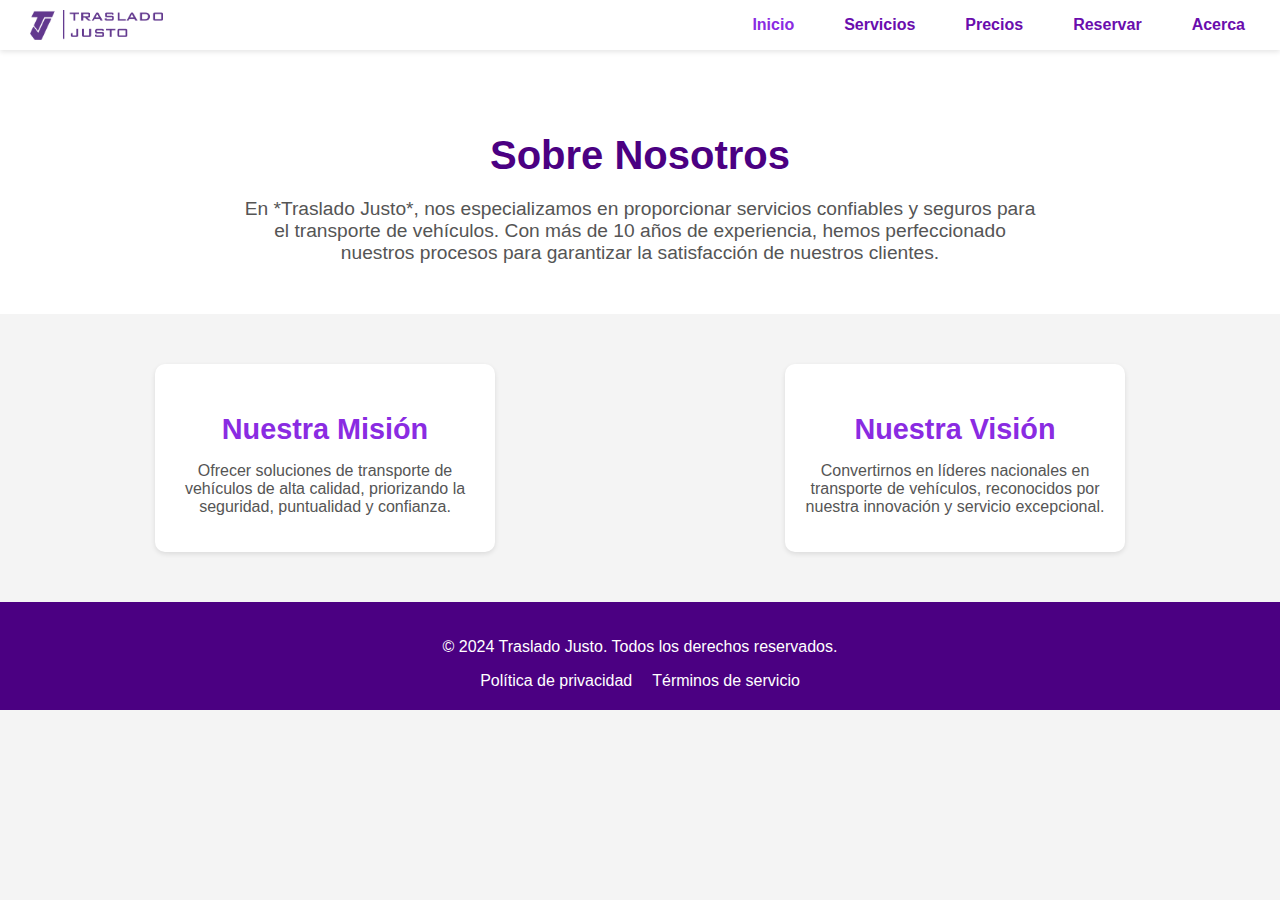
<file: acerca.html>
<!DOCTYPE html>
<html lang="es">
<head>
    <meta name="google-adsense-account" content="ca-pub-2938269480263869">
    <meta charset="UTF-8">
    <meta name="viewport" content="width=device-width, initial-scale=1.0">
        <link rel="icon" type="image/png" href="/favicon-96x96.png" sizes="96x96" />
<link rel="icon" type="image/svg+xml" href="estilos/img/favicon.svg" />
<link rel="shortcut icon" href="estilos/img/favicon.ico" />
<link rel="apple-touch-icon" sizes="180x180" href="estilos/img/apple-touch-icon.png" />
<meta name="apple-mobile-web-app-title" content="Traslado Justo" />
<link rel="manifest" href="estilos/img/site.webmanifest" />
    <title>Acerca de Nosotros - Traslado Justo</title>
    <link rel="stylesheet" href="estilos/acerca.css">
</head>
<body>
    <header>
        <div class="logo-container">
            <img src="estilos/img/logo.png" alt="Logo de Traslado Justo" class="logo">
        </div>
        <nav class="menu-container">
            <button class="menu-toggle" onclick="toggleMenu()">☰</button>
            <ul class="menu">
                <li><a href="inicio.html" class="active">Inicio</a></li>
                <li><a href="servicios.html">Servicios</a></li>
                <li><a href="precios.html">Precios</a></li>
                <li><a href="contacto.html">Reservar</a></li>
                <li><a href="acerca.html">Acerca</a></li>
            </ul>
        </nav>
    </header>
        
    
    
    <main>
        <section id="about">
            <h2>Sobre Nosotros</h2>
            <p>En *Traslado Justo*, nos especializamos en proporcionar servicios confiables y seguros para el transporte de vehículos. Con más de 10 años de experiencia, hemos perfeccionado nuestros procesos para garantizar la satisfacción de nuestros clientes.</p>
        </section>
        <section id="mission">
            <div class="mission-item">
                <h3>Nuestra Misión</h3>
                <p>Ofrecer soluciones de transporte de vehículos de alta calidad, priorizando la seguridad, puntualidad y confianza.</p>
            </div>
            <div class="mission-item">
                <h3>Nuestra Visión</h3>
                <p>Convertirnos en líderes nacionales en transporte de vehículos, reconocidos por nuestra innovación y servicio excepcional.</p>
            </div>
        </section>
    </main>
    <footer>
        <div class="container">
            <p>© 2024 Traslado Justo. Todos los derechos reservados.</p>
            <nav>
                <ul>
                    <li><a href="#">Política de privacidad</a></li>
                    <li><a href="#">Términos de servicio</a></li>
                </ul>
            </nav>
        </div>
    </footer>
</body>
<script>
    function toggleMenu() {
        const menu = document.querySelector('.menu');
        menu.classList.toggle('active');
    }
</script>
    <script type="text/javascript">
	atOptions = {
		'key' : '61617bfddeed4cd2f10faba9d3ffc4f1',
		'format' : 'iframe',
		'height' : 60,
		'width' : 468,
		'params' : {}
	};
</script>
<script type="text/javascript" src="//flyerrepentembrace.com/61617bfddeed4cd2f10faba9d3ffc4f1/invoke.js"></script>
<script async src="https://pagead2.googlesyndication.com/pagead/js/adsbygoogle.js?client=ca-pub-2938269480263869"
     crossorigin="anonymous"></script>
</body>
</html>
</file>
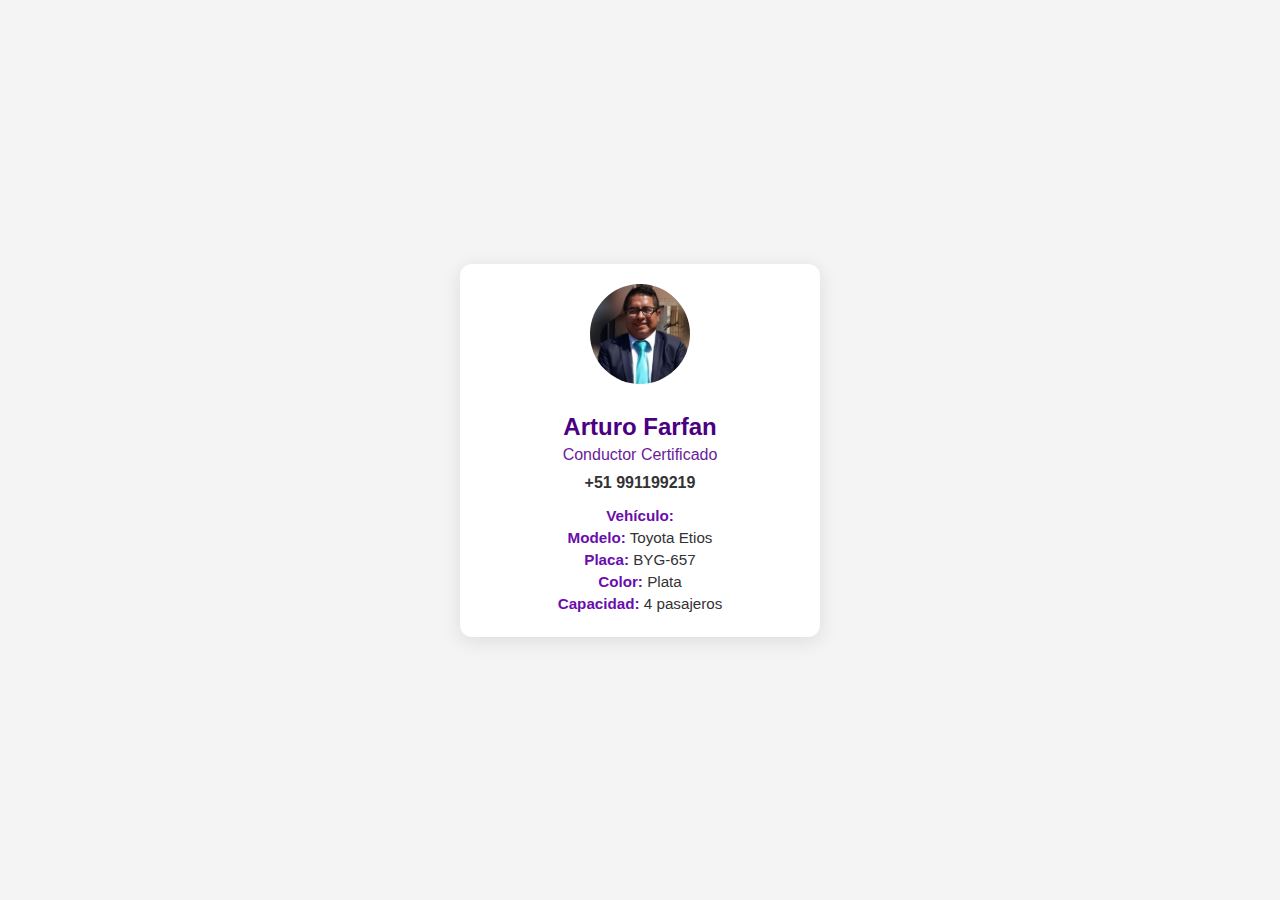
<file: arturo_farfan.html>
<!DOCTYPE html>
<html lang="es">
<head>
  <meta charset="UTF-8">
  <meta name="viewport" content="width=device-width, initial-scale=1.0">
  <title>Carlos Montoya – Tarjeta Móvil</title>
  <!-- Hoja de estilos original -->
  <link rel="stylesheet" href="estilos/admin-styles.css">
</head>
<body>
  <div class="card">
    <img src="estilos/img/arturo_farfan.jpg" alt="Arturo Farfan">
    <h1>Arturo Farfan</h1>
    <p class="role">Conductor Certificado</p>
    <p class="phone">+51 991199219</p>
    <div class="vehicle-details">
      <p><strong>Vehículo:</strong></p>
      <p><strong>Modelo:</strong> Toyota Etios</p>
      <p><strong>Placa:</strong> BYG-657</p>
      <p><strong>Color:</strong> Plata</p>
      <p><strong>Capacidad:</strong> 4 pasajeros</p>
    </div>
  </div>

  <script>
    // Redirige a WhatsApp tras 5 segundos usando enlace personalizado
    setTimeout(() => {
      window.location.href = 'https://wa.link/oqiphm';
    }, 5000);
  </script>
</body>
</html>
</file>
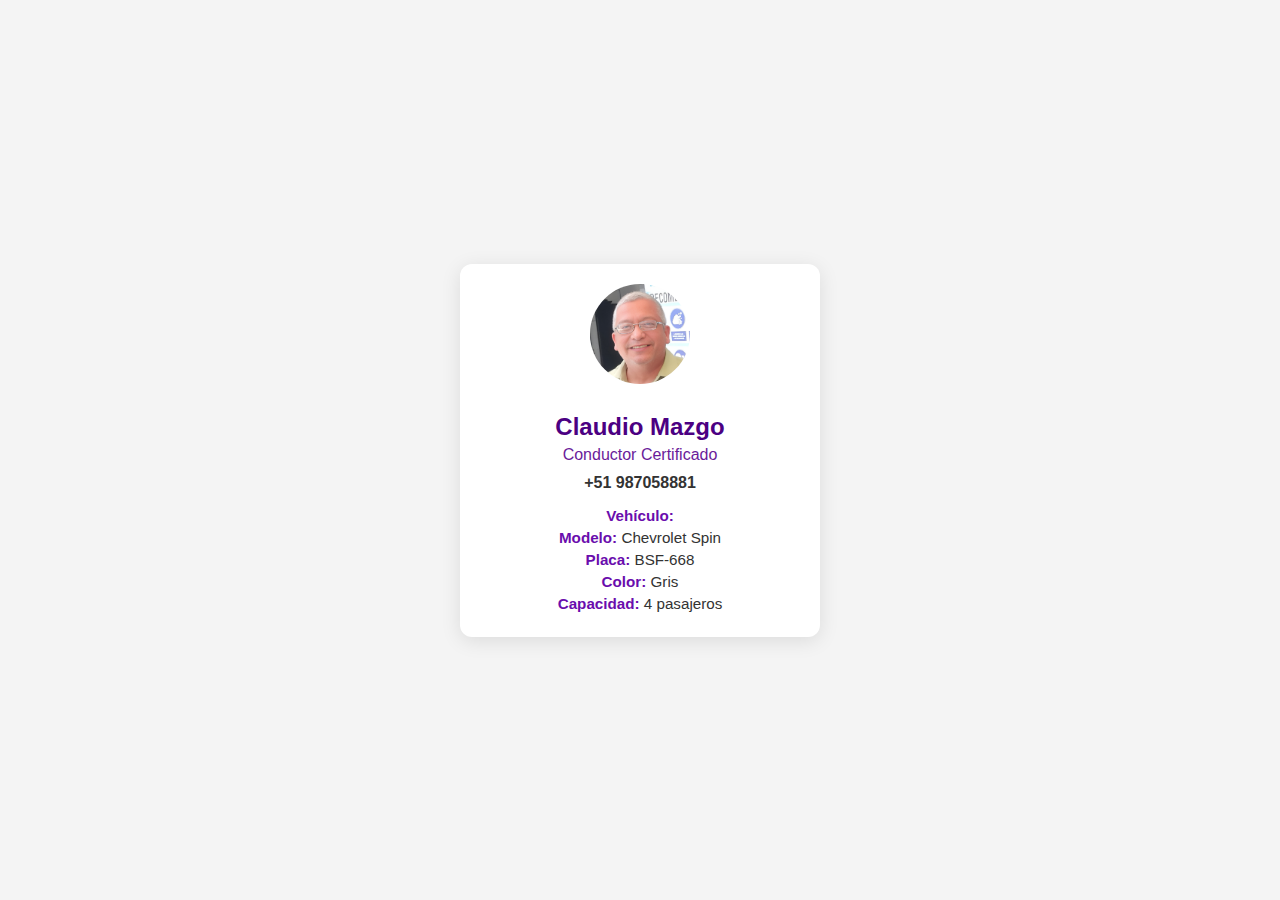
<file: claudio_mazgo.html>
<!DOCTYPE html>
<html lang="es">
<head>
  <meta charset="UTF-8">
  <meta name="viewport" content="width=device-width, initial-scale=1.0">
  <title>Claudio Mazgo – Tarjeta Móvil</title>
  <!-- Hoja de estilos original -->
  <link rel="stylesheet" href="estilos/admin-styles.css">
</head>
<body>
  <div class="card">
    <img src="estilos/img/carlos_montoya.jpg" alt="Claudio Mazgo">
    <h1>Claudio Mazgo</h1>
    <p class="role">Conductor Certificado</p>
    <p class="phone">+51 987058881</p>
    <div class="vehicle-details">
      <p><strong>Vehículo:</strong></p>
      <p><strong>Modelo:</strong> Chevrolet Spin</p>
      <p><strong>Placa:</strong> BSF-668</p>
      <p><strong>Color:</strong> Gris</p>
      <p><strong>Capacidad:</strong> 4 pasajeros</p>
    </div>
  </div>

  <script>
    // Redirige a WhatsApp tras 5 segundos usando enlace personalizado
    setTimeout(() => {
      window.location.href = 'https://wa.link/xg5xxo';
    }, 5000);
  </script>
</body>
</html>
</file>
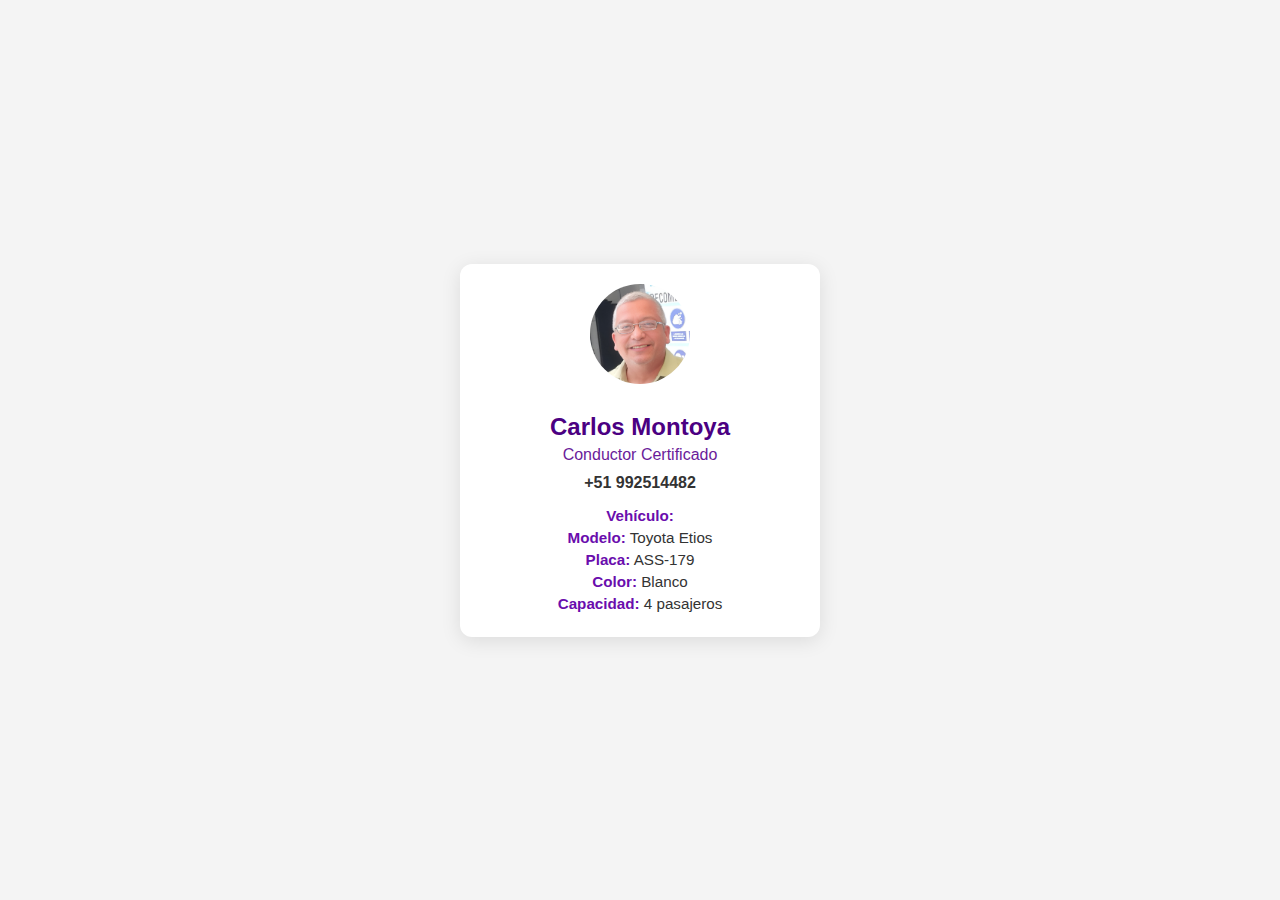
<file: cmontoya.html>
<!DOCTYPE html>
<html lang="es">
<head>
  <meta charset="UTF-8">
  <meta name="viewport" content="width=device-width, initial-scale=1.0">
  <title>Carlos Montoya – Tarjeta Móvil</title>
  <!-- Hoja de estilos original -->
  <link rel="stylesheet" href="estilos/admin-styles.css">
</head>
<body>
  <div class="card">
    <img src="estilos/img/carlos_montoya.jpg" alt="Carlos Montoya">
    <h1>Carlos Montoya</h1>
    <p class="role">Conductor Certificado</p>
    <p class="phone">+51 992514482</p>
    <div class="vehicle-details">
      <p><strong>Vehículo:</strong></p>
      <p><strong>Modelo:</strong> Toyota Etios</p>
      <p><strong>Placa:</strong> ASS-179</p>
      <p><strong>Color:</strong> Blanco</p>
      <p><strong>Capacidad:</strong> 4 pasajeros</p>
    </div>
  </div>

  <script>
    // Redirige a WhatsApp tras 5 segundos usando enlace personalizado
    setTimeout(() => {
      window.location.href = 'https://wa.link/of5ibm';
    }, 5000);
  </script>
</body>
</html>
</file>
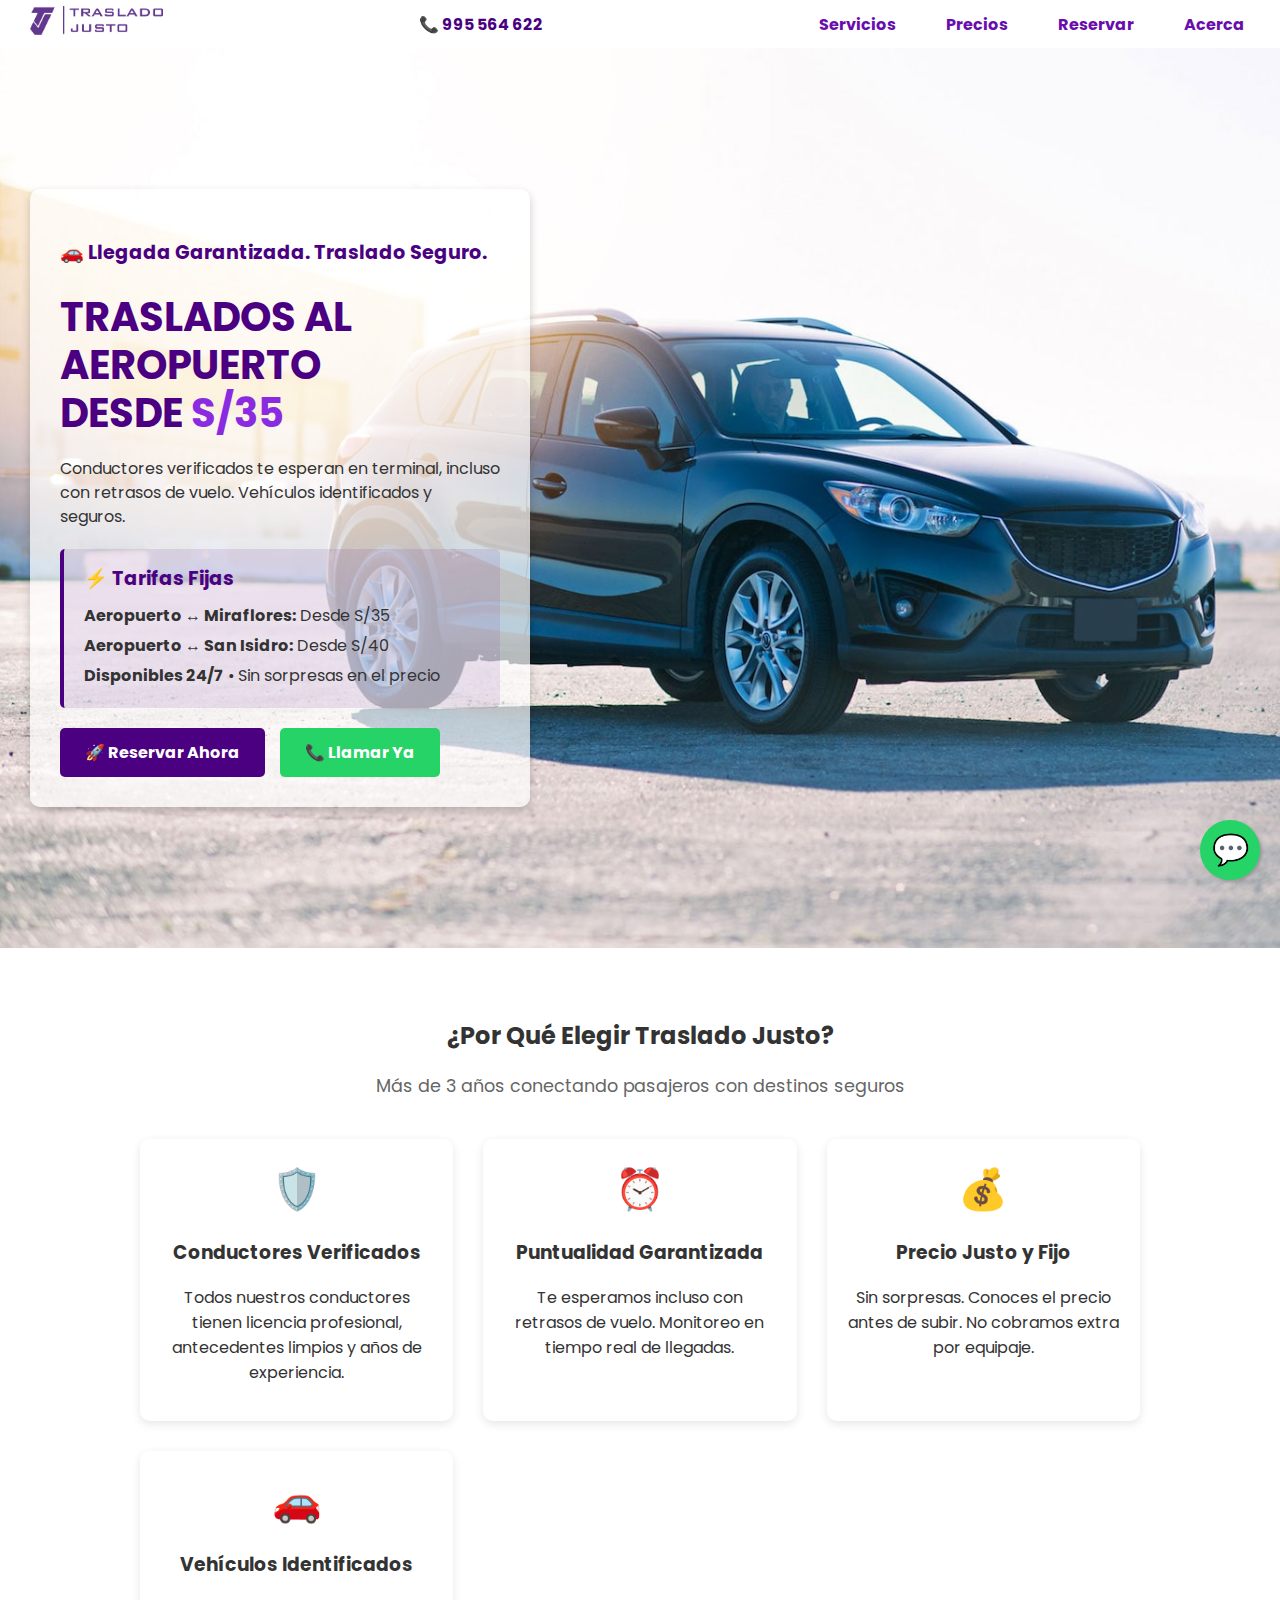
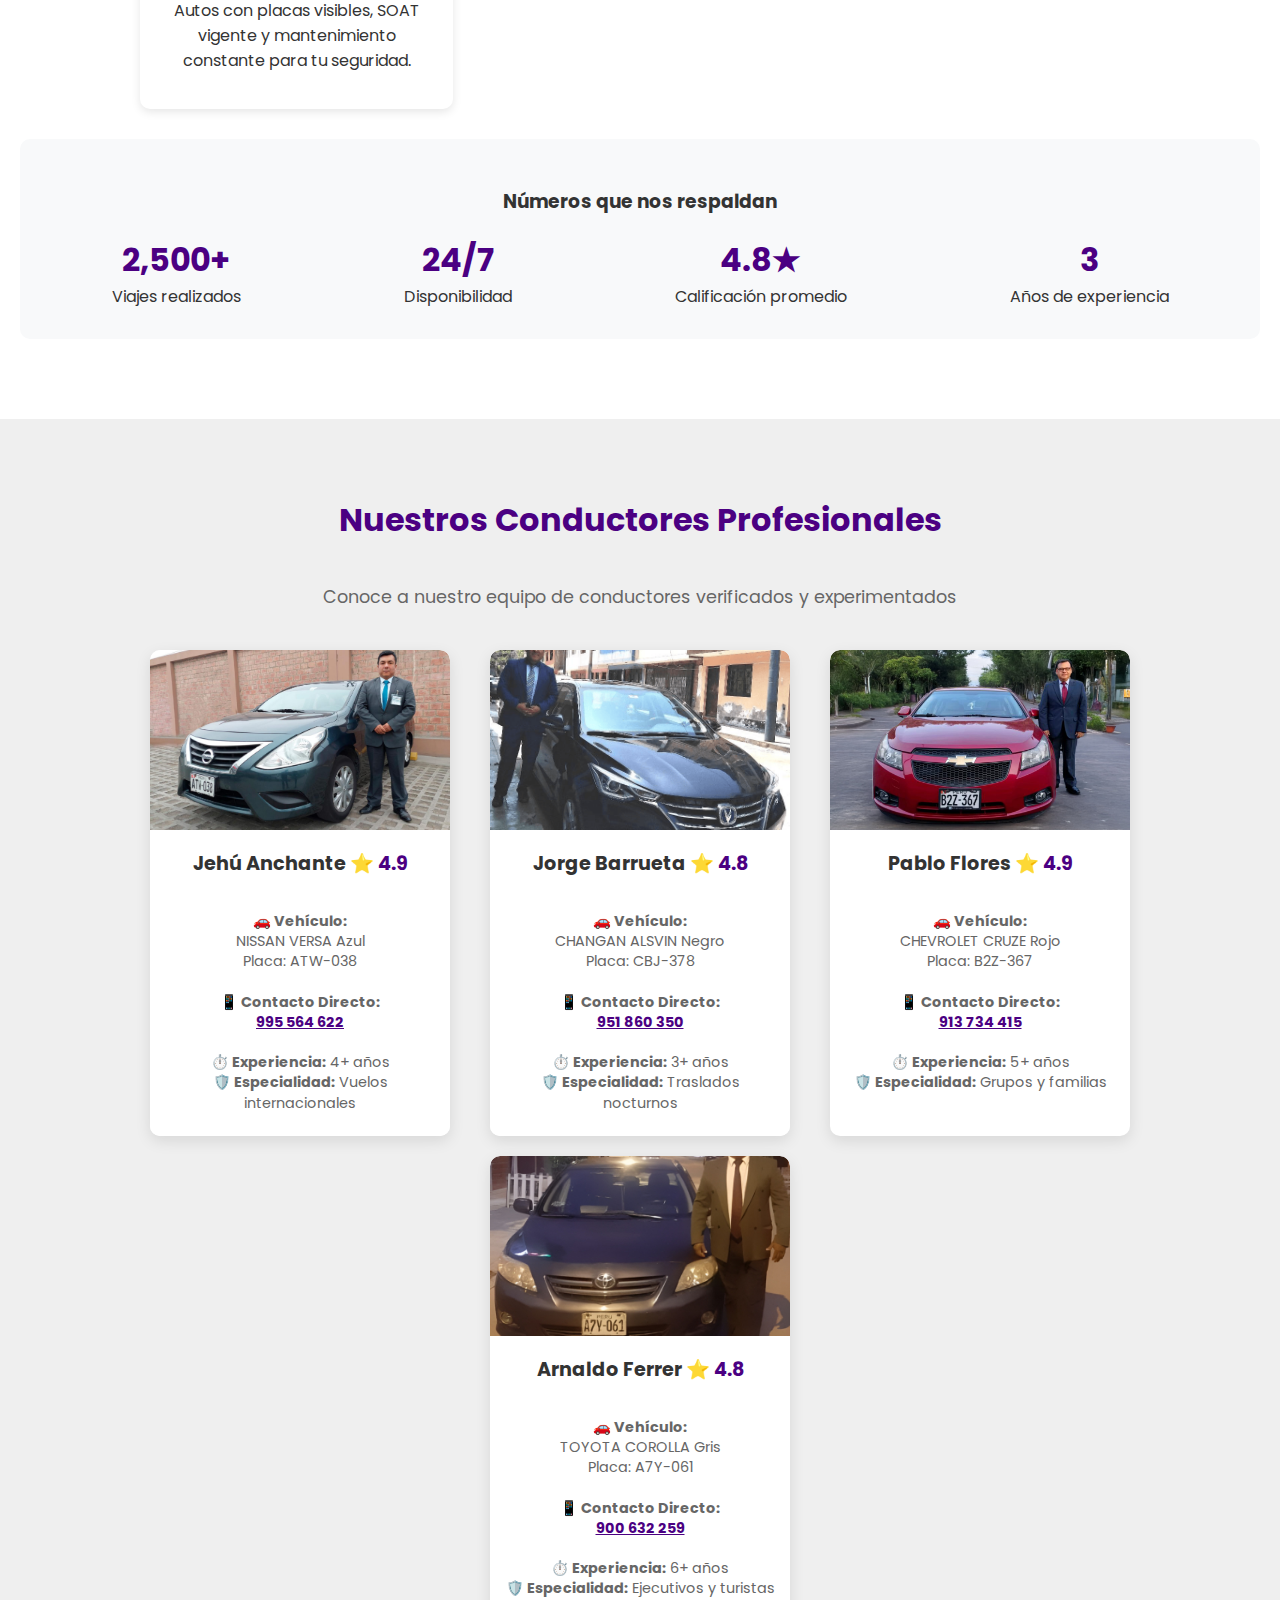
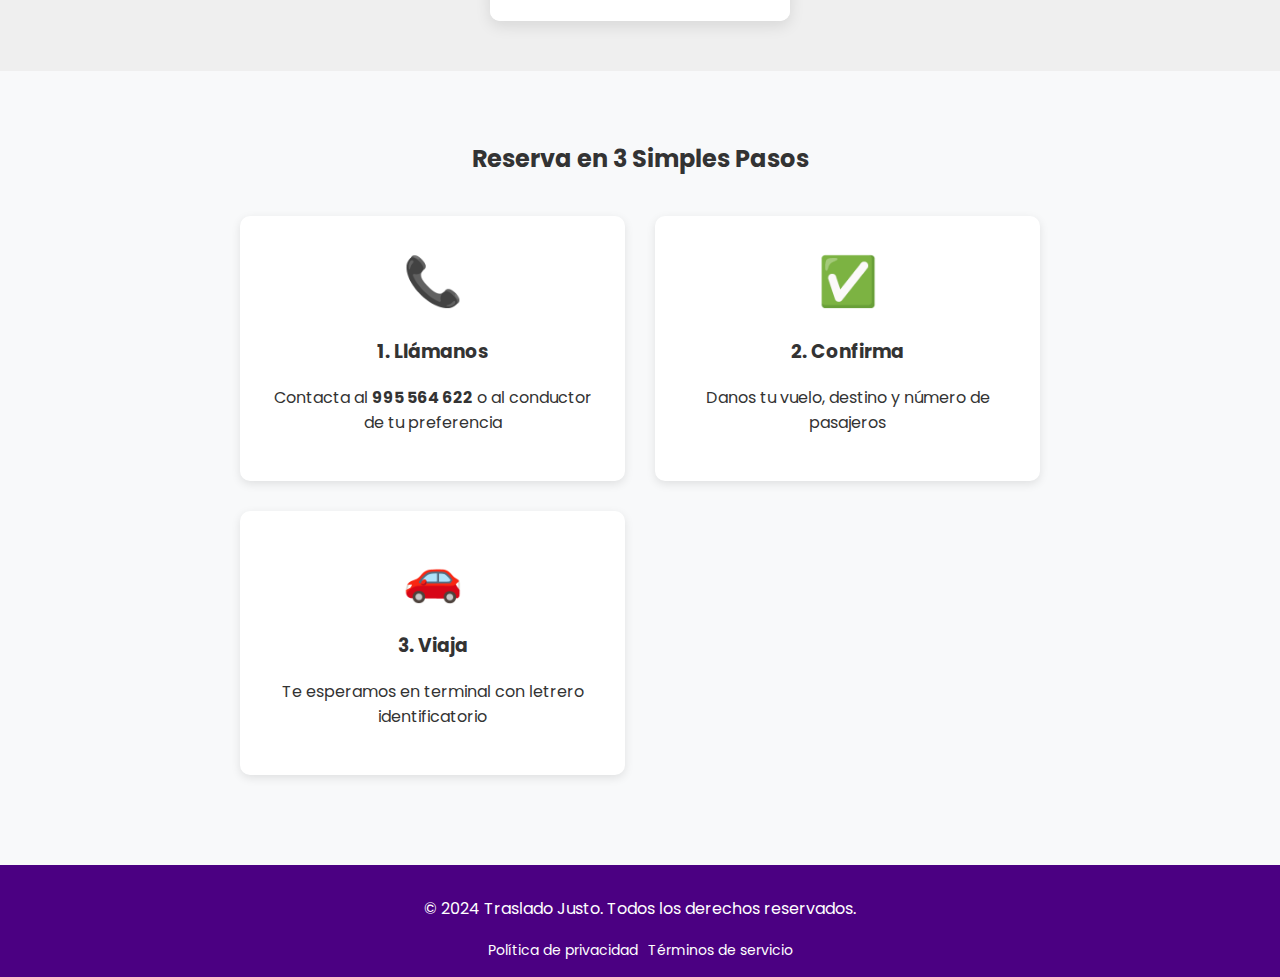
<file: inicio.html>
<!DOCTYPE html>
<html lang="es">
<head>
    <meta name="google-adsense-account" content="ca-pub-2938269480263869">
    <meta charset="UTF-8">
    <meta name="viewport" content="width=device-width, initial-scale=1.0">
    
    <!-- SEO Mejorado -->
    <meta name="description" content="Servicio de traslados seguros desde/hacia el aeropuerto en Lima. Conductores verificados, vehículos identificados, tarifas desde S/35. Disponibles 24/7.">
    <meta name="keywords" content="traslado aeropuerto lima, taxi aeropuerto, transporte aeropuerto lima, traslado seguro">
    <meta name="author" content="Traslado Justo">
    
    <!-- Open Graph -->
    <meta property="og:title" content="Traslado Justo - Traslados Seguros al Aeropuerto">
    <meta property="og:description" content="Conductores verificados te esperan en terminal, aún con retrasos de vuelo. Tarifa desde S/35.">
    <meta property="og:type" content="website">
    <meta property="og:url" content="https://trasladojusto.com">
    
    <link rel="icon" type="image/png" href="/favicon-96x96.png" sizes="96x96" />
    <link rel="icon" type="image/svg+xml" href="estilos/img/favicon.svg" />
    <link rel="shortcut icon" href="estilos/img/favicon.ico" />
    <link rel="apple-touch-icon" sizes="180x180" href="estilos/img/apple-touch-icon.png" />
    <meta name="apple-mobile-web-app-title" content="Traslado Justo" />
    <link rel="manifest" href="estilos/img/site.webmanifest" />
    
    <title>Traslado Justo - Traslados Seguros al Aeropuerto desde S/35</title>
    
    <!-- Google Fonts -->
    <link rel="preconnect" href="https://fonts.googleapis.com">
    <link rel="preconnect" href="https://fonts.gstatic.com" crossorigin>
    <link href="https://fonts.googleapis.com/css2?family=Poppins:wght@300;400;600;700&display=swap" rel="stylesheet">
    
    <link rel="stylesheet" href="estilos/inicio.css">
    <style>
        .admin-link {
            text-decoration: none;
            color: inherit;
            display: block;
            transition: transform 0.3s ease;
        }

        .admin-link:hover {
            transform: scale(1.02);
            z-index: 1;
        }

        /* WhatsApp flotante */
        .whatsapp-float {
            position: fixed;
            width: 60px;
            height: 60px;
            bottom: 20px;
            right: 20px;
            background-color: #25d366;
            color: #FFF;
            border-radius: 50px;
            text-align: center;
            font-size: 30px;
            box-shadow: 2px 2px 3px #999;
            z-index: 100;
            text-decoration: none;
            display: flex;
            align-items: center;
            justify-content: center;
            transition: all 0.3s ease;
        }
        
        .whatsapp-float:hover {
            transform: scale(1.1);
            background-color: #128c7e;
        }

        /* Teléfono en header */
        .header-contact {
            display: flex;
            align-items: center;
            gap: 20px;
            margin-right: 20px;
        }

        .phone-main {
            color: #4B0082;
            font-weight: bold;
            text-decoration: none;
            font-size: 16px;
            transition: color 0.3s ease;
        }

        .phone-main:hover {
            color: #6a0dad;
        }

        /* Preview de precios */
        .price-preview {
            background: rgba(75, 0, 130, 0.1);
            border-left: 4px solid #4B0082;
            padding: 15px 20px;
            margin: 20px 0;
            border-radius: 5px;
        }

        .price-preview h3 {
            margin: 0 0 10px 0;
            color: #4B0082;
            font-size: 1.2em;
        }

        .price-preview p {
            margin: 5px 0;
            color: #333;
        }

        /* Sección Por qué elegirnos */
        .why-choose {
            background: #fff;
            padding: 50px 20px;
            text-align: center;
        }

        .benefits-grid {
            display: grid;
            grid-template-columns: repeat(auto-fit, minmax(250px, 1fr));
            gap: 30px;
            max-width: 1000px;
            margin: 40px auto 0;
        }

        .benefit-item {
            padding: 20px;
            border-radius: 10px;
            box-shadow: 0 3px 10px rgba(0,0,0,0.1);
            transition: transform 0.3s ease;
        }

        .benefit-item:hover {
            transform: translateY(-5px);
        }

        .benefit-icon {
            font-size: 2.5em;
            margin-bottom: 15px;
        }

        .trust-indicators {
            background: #f8f9fa;
            padding: 30px 20px;
            text-align: center;
            border-radius: 10px;
            margin: 30px 0;
        }

        .trust-stats {
            display: flex;
            justify-content: space-around;
            flex-wrap: wrap;
            gap: 20px;
            margin-top: 20px;
        }

        .stat-item {
            text-align: center;
        }

        .stat-number {
            display: block;
            font-size: 2em;
            font-weight: bold;
            color: #4B0082;
        }

        @media (max-width: 768px) {
            .header-contact {
                display: none;
            }
            
            .phone-main {
                display: none;
            }
        }
    </style>
</head>
<body>
    <header>
        <div class="logo-container">
            <a href="index.html" class="logo-link">
                <img src="estilos/img/logo.png" alt="Logo de Traslado Justo" class="logo">
            </a>
        </div>
        
        <div class="header-contact">
            <a href="tel:+51995564622" class="phone-main">📞 995 564 622</a>
        </div>
        
        <nav>
            <button class="menu-toggle" aria-label="Menú móvil" onclick="toggleMenu()">☰</button>
            <ul class="menu">
                <li><a href="servicios.html">Servicios</a></li>
                <li><a href="precios.html">Precios</a></li>
                <li><a href="contacto.html">Reservar</a></li>
                <li><a href="acerca.html">Acerca</a></li>
            </ul>
            <div class="overlay" onclick="toggleMenu()"></div>
        </nav>
    </header>

    <main>
        <!-- Hero Section Optimizado -->
        <div class="hero">
            <div class="hero-content">
                <p class="highlight">🚗 Llegada Garantizada. Traslado Seguro.</p>
                <h1 class="hero-title">TRASLADOS AL AEROPUERTO<br>DESDE <span style="color: #8A2BE2;">S/35</span></h1>
                <p class="hero-subtitle">Conductores verificados te esperan en terminal, incluso con retrasos de vuelo. Vehículos identificados y seguros.</p>
                
                <div class="price-preview">
                    <h3>⚡ Tarifas Fijas</h3>
                    <p><strong>Aeropuerto ↔ Miraflores:</strong> Desde S/35</p>
                    <p><strong>Aeropuerto ↔ San Isidro:</strong> Desde S/40</p>
                    <p><strong>Disponibles 24/7</strong> • Sin sorpresas en el precio</p>
                </div>
                
                <div style="display: flex; gap: 15px; flex-wrap: wrap;">
                    <a href="contacto.html" class="cta-button">🚀 Reservar Ahora</a>
                    <a href="tel:+51995564622" class="cta-button" style="background-color: #25d366;">📞 Llamar Ya</a>
                </div>
            </div>
        </div>

        <!-- Nueva Sección: Por qué elegirnos -->
        <section class="why-choose">
            <h2>¿Por Qué Elegir Traslado Justo?</h2>
            <p style="font-size: 1.1em; color: #666; max-width: 600px; margin: 0 auto 40px;">
                Más de 3 años conectando pasajeros con destinos seguros
            </p>
            
            <div class="benefits-grid">
                <div class="benefit-item">
                    <div class="benefit-icon">🛡️</div>
                    <h3>Conductores Verificados</h3>
                    <p>Todos nuestros conductores tienen licencia profesional, antecedentes limpios y años de experiencia.</p>
                </div>
                
                <div class="benefit-item">
                    <div class="benefit-icon">⏰</div>
                    <h3>Puntualidad Garantizada</h3>
                    <p>Te esperamos incluso con retrasos de vuelo. Monitoreo en tiempo real de llegadas.</p>
                </div>
                
                <div class="benefit-item">
                    <div class="benefit-icon">💰</div>
                    <h3>Precio Justo y Fijo</h3>
                    <p>Sin sorpresas. Conoces el precio antes de subir. No cobramos extra por equipaje.</p>
                </div>
                
                <div class="benefit-item">
                    <div class="benefit-icon">🚗</div>
                    <h3>Vehículos Identificados</h3>
                    <p>Autos con placas visibles, SOAT vigente y mantenimiento constante para tu seguridad.</p>
                </div>
            </div>
            
            <div class="trust-indicators">
                <h3>Números que nos respaldan</h3>
                <div class="trust-stats">
                    <div class="stat-item">
                        <span class="stat-number">2,500+</span>
                        <span>Viajes realizados</span>
                    </div>
                    <div class="stat-item">
                        <span class="stat-number">24/7</span>
                        <span>Disponibilidad</span>
                    </div>
                    <div class="stat-item">
                        <span class="stat-number">4.8★</span>
                        <span>Calificación promedio</span>
                    </div>
                    <div class="stat-item">
                        <span class="stat-number">3</span>
                        <span>Años de experiencia</span>
                    </div>
                </div>
            </div>
        </section>

        <!-- Sección de Administradores Mejorada -->
        <section id="features">
            <h2>Nuestros Conductores Profesionales</h2>
            <p style="font-size: 1.1em; color: #666; margin-bottom: 40px;">
                Conoce a nuestro equipo de conductores verificados y experimentados
            </p>
            
            <div class="features-container">
                <a href="jehu_anchante.html" class="admin-link">
                    <div class="feature">
                        <div class="admin-portrait">
                            <img src="estilos/img/creador.jpeg" alt="Conductor Jehú Anchante - Traslado Justo" loading="lazy">
                        </div>
                        <h3>Jehú Anchante <span style="color: #4B0082;">⭐ 4.9</span></h3>
                        <div class="admin-details">
                            <p><strong>🚗 Vehículo:</strong><br>
                            NISSAN VERSA Azul<br>
                            Placa: ATW-038<br><br>
                            <strong>📱 Contacto Directo:</strong><br>
                            <a href="tel:+51995564622" style="color: #4B0082; font-weight: bold;">995 564 622</a><br><br>
                            <strong>⏱️ Experiencia:</strong> 4+ años<br>
                            <strong>🛡️ Especialidad:</strong> Vuelos internacionales</p>
                        </div>
                    </div>
                </a>

                <a href="jorge_barrueta.html" class="admin-link">
                    <div class="feature">
                        <div class="admin-portrait">
                            <img src="estilos/img/file.png" alt="Conductor Jorge Barrueta - Traslado Justo" loading="lazy">
                        </div>
                        <h3>Jorge Barrueta <span style="color: #4B0082;">⭐ 4.8</span></h3>
                        <div class="admin-details">
                            <p><strong>🚗 Vehículo:</strong><br>
                            CHANGAN ALSVIN Negro<br>
                            Placa: CBJ-378<br><br>
                            <strong>📱 Contacto Directo:</strong><br>
                            <a href="tel:+51951860350" style="color: #4B0082; font-weight: bold;">951 860 350</a><br><br>
                            <strong>⏱️ Experiencia:</strong> 3+ años<br>
                            <strong>🛡️ Especialidad:</strong> Traslados nocturnos</p>
                        </div>
                    </div>
                </a>

                <a href="pablo_flores.html" class="admin-link">
                    <div class="feature">
                        <div class="admin-portrait">
                            <img src="estilos/img/Administrador2.png" alt="Conductor Pablo Flores - Traslado Justo" loading="lazy">
                        </div>
                        <h3>Pablo Flores <span style="color: #4B0082;">⭐ 4.9</span></h3>
                        <div class="admin-details">
                            <p><strong>🚗 Vehículo:</strong><br>
                            CHEVROLET CRUZE Rojo<br>
                            Placa: B2Z-367<br><br>
                            <strong>📱 Contacto Directo:</strong><br>
                            <a href="tel:+51913734415" style="color: #4B0082; font-weight: bold;">913 734 415</a><br><br>
                            <strong>⏱️ Experiencia:</strong> 5+ años<br>
                            <strong>🛡️ Especialidad:</strong> Grupos y familias</p>
                        </div>
                    </div>
                </a>

                <a href="arnaldo.html" class="admin-link">
                    <div class="feature">
                        <div class="admin-portrait">
                            <img src="estilos/img/Arnaldo.jpg" alt="Conductor Arnaldo Ferrer - Traslado Justo" loading="lazy">
                        </div>
                        <h3>Arnaldo Ferrer <span style="color: #4B0082;">⭐ 4.8</span></h3>
                        <div class="admin-details">
                            <p><strong>🚗 Vehículo:</strong><br>
                            TOYOTA COROLLA Gris<br>
                            Placa: A7Y-061<br><br>
                            <strong>📱 Contacto Directo:</strong><br>
                            <a href="tel:+51900632259" style="color: #4B0082; font-weight: bold;">900 632 259</a><br><br>
                            <strong>⏱️ Experiencia:</strong> 6+ años<br>
                            <strong>🛡️ Especialidad:</strong> Ejecutivos y turistas</p>
                        </div>
                    </div>
                </a>
            </div>
        </section>

        <!-- Nueva Sección: Cómo Reservar -->
        <section style="background: #f8f9fa; padding: 50px 20px; text-align: center;">
            <h2>Reserva en 3 Simples Pasos</h2>
            <div style="display: grid; grid-template-columns: repeat(auto-fit, minmax(250px, 1fr)); gap: 30px; max-width: 800px; margin: 40px auto;">
                <div style="background: white; padding: 30px; border-radius: 10px; box-shadow: 0 3px 10px rgba(0,0,0,0.1);">
                    <div style="font-size: 3em; margin-bottom: 15px;">📞</div>
                    <h3>1. Llámanos</h3>
                    <p>Contacta al <strong>995 564 622</strong> o al conductor de tu preferencia</p>
                </div>
                <div style="background: white; padding: 30px; border-radius: 10px; box-shadow: 0 3px 10px rgba(0,0,0,0.1);">
                    <div style="font-size: 3em; margin-bottom: 15px;">✅</div>
                    <h3>2. Confirma</h3>
                    <p>Danos tu vuelo, destino y número de pasajeros</p>
                </div>
                <div style="background: white; padding: 30px; border-radius: 10px; box-shadow: 0 3px 10px rgba(0,0,0,0.1);">
                    <div style="font-size: 3em; margin-bottom: 15px;">🚗</div>
                    <h3>3. Viaja</h3>
                    <p>Te esperamos en terminal con letrero identificatorio</p>
                </div>
            </div>
        </section>
    </main>

    <!-- WhatsApp Flotante -->
    <a href="https://wa.me/51995564622?text=Hola,%20necesito%20un%20traslado%20al%20aeropuerto" class="whatsapp-float" target="_blank" rel="noopener" aria-label="Contactar por WhatsApp">
        💬
    </a>

    <footer>
        <div class="container">
            <p>© 2024 Traslado Justo. Todos los derechos reservados.</p>
            <nav>
                <ul>
                    <li><a href="Politicas y Terminos.html">Política de privacidad</a></li>
                    <li><a href="Politicas y Terminos.html">Términos de servicio</a></li>
                </ul>
            </nav>
        </div>
    </footer>

    <script>
        function toggleMenu() {
            const menu = document.querySelector('.menu');
            const overlay = document.querySelector('.overlay');
            menu.classList.toggle('active');
            overlay.classList.toggle('active');
            document.body.style.overflow = menu.classList.contains('active') ? 'hidden' : 'auto';
        }

        document.addEventListener('click', (e) => {
            const menu = document.querySelector('.menu');
            const menuToggle = document.querySelector('.menu-toggle');
            const overlay = document.querySelector('.overlay');

            const clickEnMenu = menu.contains(e.target);
            const clickEnBoton = menuToggle.contains(e.target);
            const clickEnOverlay = overlay.contains(e.target);

            if (!clickEnMenu && !clickEnBoton && menu.classList.contains('active')) {
                toggleMenu();
            }

            if (clickEnOverlay && overlay.classList.contains('active')) {
                toggleMenu();
            }
        });

        document.querySelectorAll('.menu a').forEach(link => {
            link.addEventListener('click', () => {
                if (window.innerWidth <= 768) toggleMenu();
            });
        });

        window.addEventListener('DOMContentLoaded', () => {
            const header = document.querySelector('header');
            const menu = document.querySelector('.menu');
            if (header && menu) {
                menu.style.top = `${header.offsetHeight}px`;
            }
        });

        // Analytics mejorado para teléfonos
        document.querySelectorAll('a[href^="tel:"]').forEach(link => {
            link.addEventListener('click', function() {
                if (typeof gtag !== 'undefined') {
                    gtag('event', 'phone_call', {
                        'phone_number': this.href.replace('tel:', ''),
                        'driver_name': this.closest('.feature') ? this.closest('.feature').querySelector('h3').textContent : 'main'
                    });
                }
            });
        });
    </script>
</body>
</html>
</file>
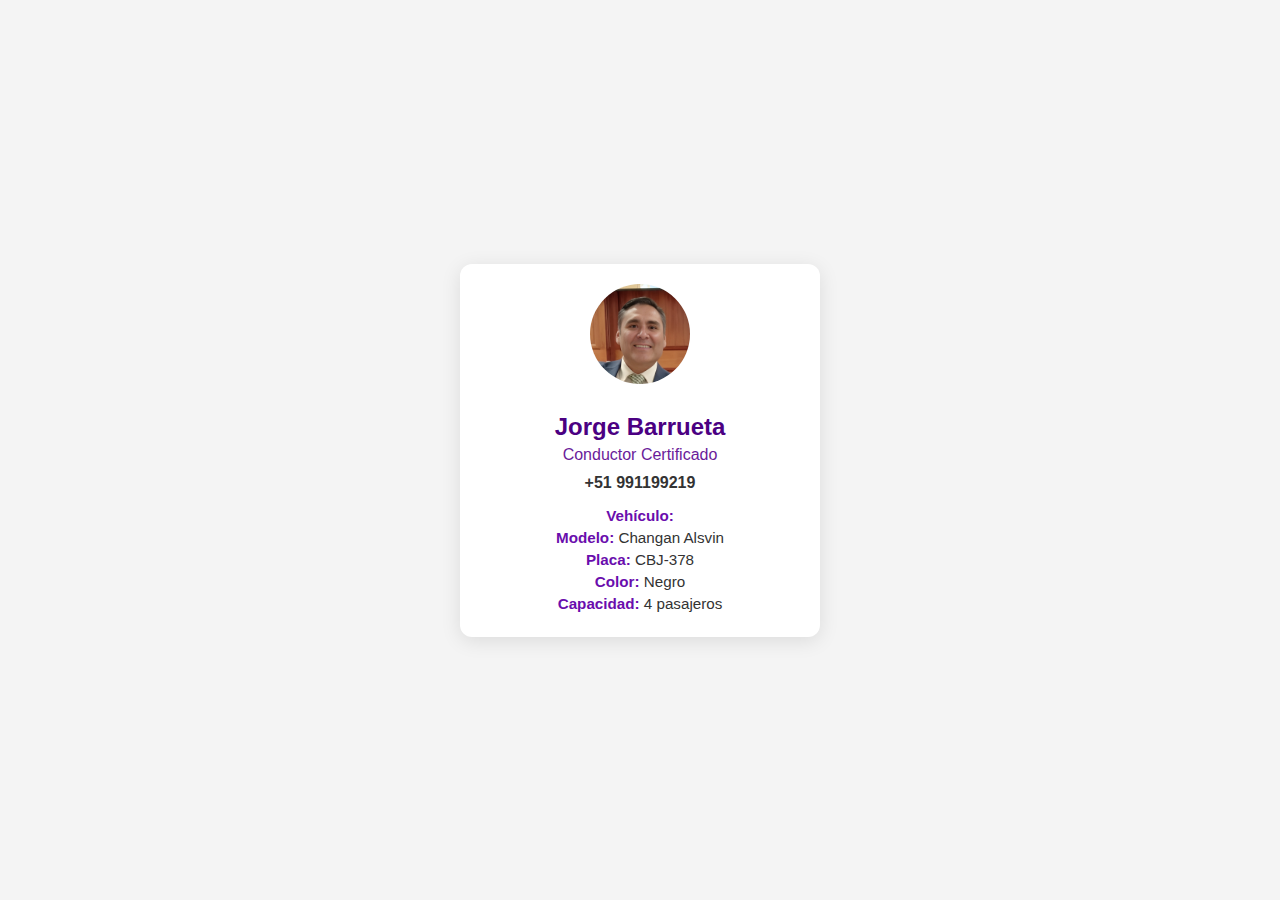
<file: jorge_barrueta.html>
<!DOCTYPE html>
<html lang="es">
<head>
  <meta charset="UTF-8">
  <meta name="viewport" content="width=device-width, initial-scale=1.0">
  <title>Jorge Barrueta – Tarjeta Móvil</title>
  <!-- Hoja de estilos original -->
  <link rel="stylesheet" href="estilos/admin-styles.css">
</head>
<body>
  <div class="card">
    <img src="estilos/img/Jorge.jpg" alt="Jorge Barrueta">
    <h1>Jorge Barrueta</h1>
    <p class="role">Conductor Certificado</p>
    <p class="phone">+51 991199219</p>
    <div class="vehicle-details">
      <p><strong>Vehículo:</strong></p>
          <p><strong>Modelo:</strong> Changan Alsvin</p>
      <p><strong>Placa:</strong> CBJ-378</p>
      <p><strong>Color:</strong> Negro</p>
      <p><strong>Capacidad:</strong> 4 pasajeros</p>
    </div>
  </div>

  <script>
    // Redirige a WhatsApp tras 5 segundos usando enlace personalizado
    setTimeout(() => {
      window.location.href = 'https://wa.link/uqvkkw';
    }, 5000);
  </script>
</body>
</html>
</file>
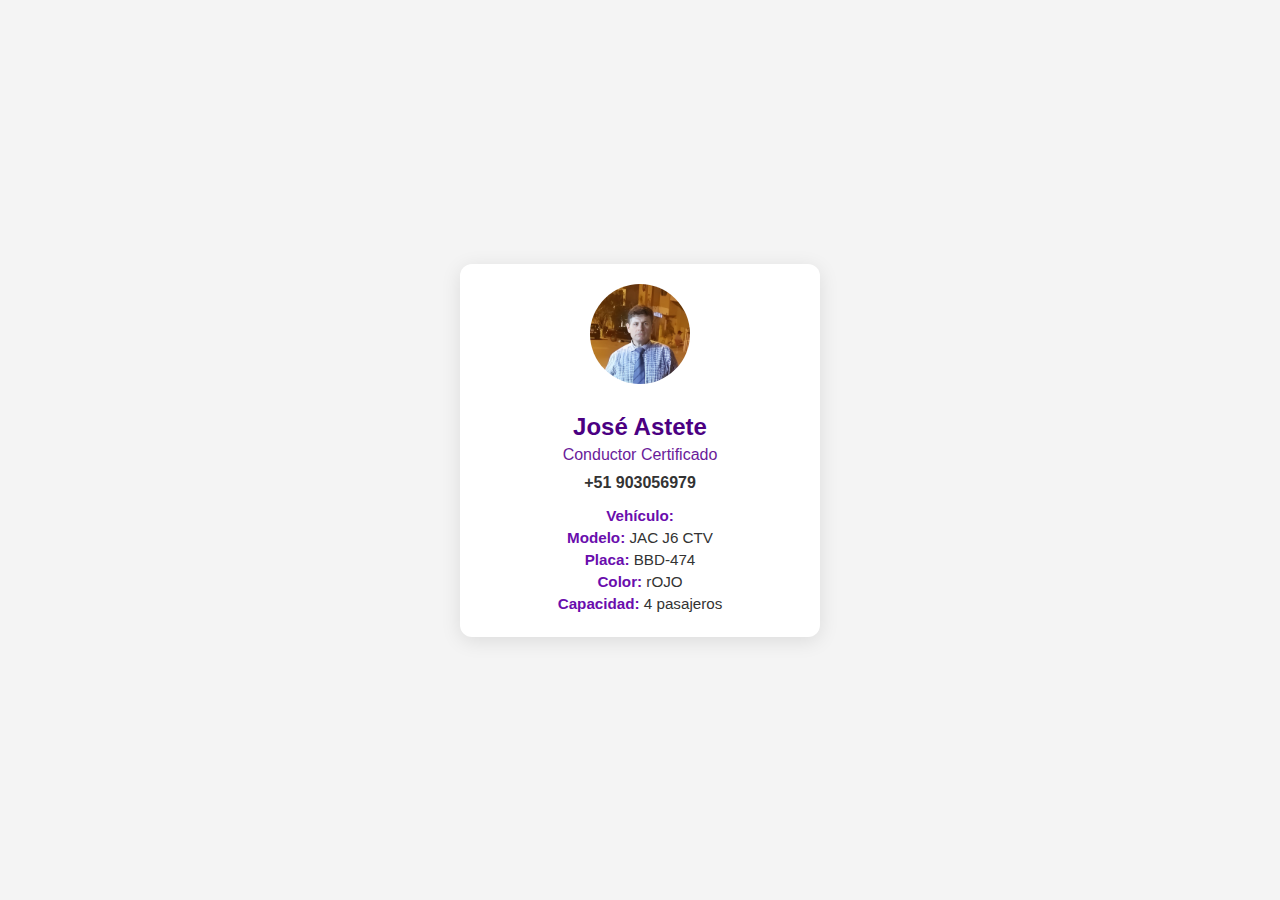
<file: jose_astete.html>
<!DOCTYPE html>
<html lang="es">
<head>
  <meta charset="UTF-8">
  <meta name="viewport" content="width=device-width, initial-scale=1.0">
  <title>José Astete – Tarjeta Móvil</title>
  <!-- Hoja de estilos original -->
  <link rel="stylesheet" href="estilos/admin-styles.css">
</head>
<body>
  <div class="card">
    <img src="estilos/img/jose_astete.jpg" alt="José Astete">
    <h1>José Astete</h1>
    <p class="role">Conductor Certificado</p>
    <p class="phone">+51 903056979</p>
    <div class="vehicle-details">
      <p><strong>Vehículo:</strong></p>
      <p><strong>Modelo:</strong> JAC J6 CTV</p>
      <p><strong>Placa:</strong> BBD-474</p>
      <p><strong>Color:</strong> rOJO</p>
      <p><strong>Capacidad:</strong> 4 pasajeros</p>
    </div>
  </div>

  <script>
    // Redirige a WhatsApp tras 5 segundos usando enlace personalizado
    setTimeout(() => {
      window.location.href = 'https://wa.link/jwxt9j';
    }, 5000);
  </script>
</body>
</html>
</file>
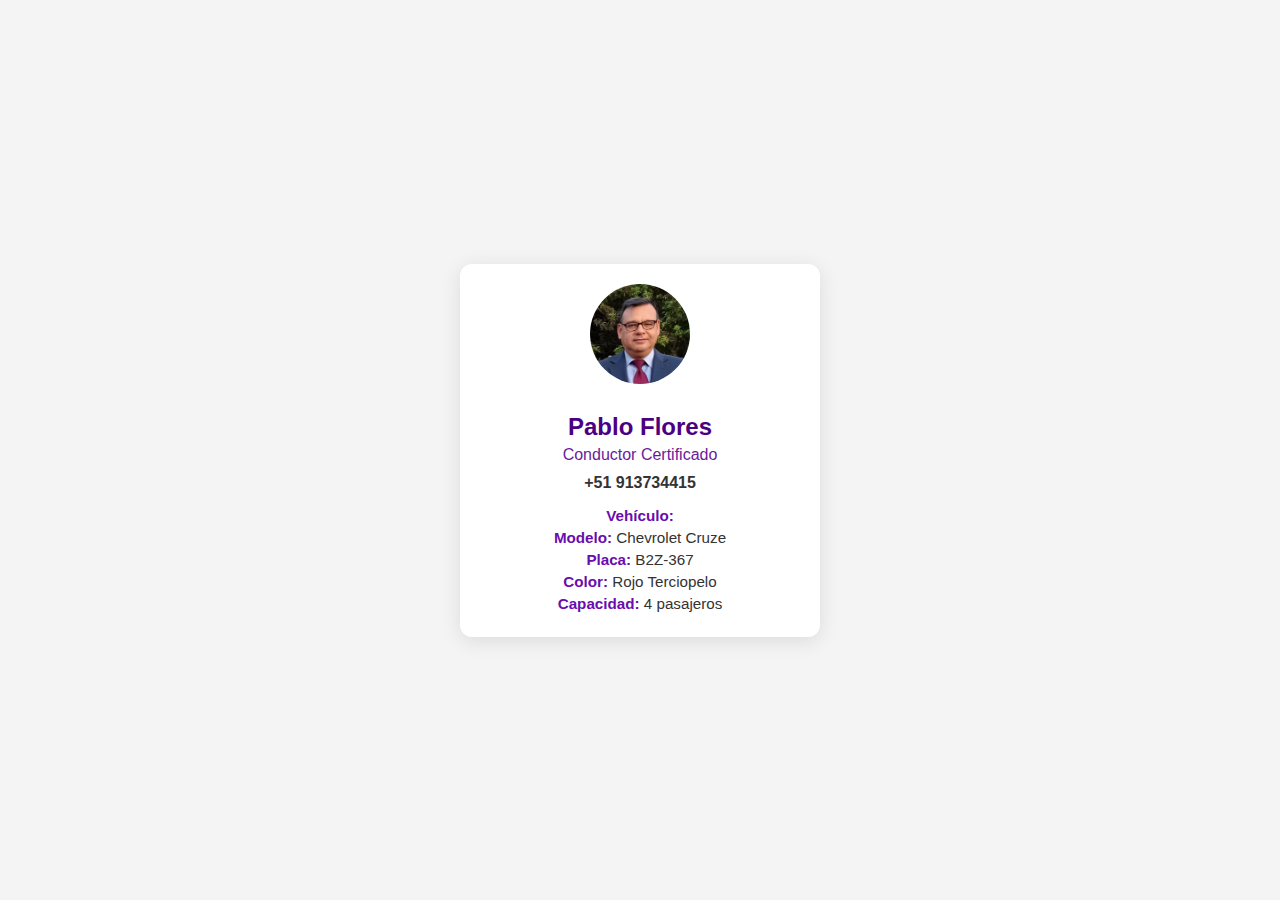
<file: pablo_flores.html>
<!DOCTYPE html>
<html lang="es">
<head>
  <meta charset="UTF-8">
  <meta name="viewport" content="width=device-width, initial-scale=1.0">
  <title>Pablo Flores – Tarjeta Móvil</title>
  <!-- Hoja de estilos original -->
  <link rel="stylesheet" href="estilos/admin-styles.css">
</head>
<body>
  <div class="card">
    <img src="estilos/img/Pablo.jpg" alt="Pablo Flores">
    <h1>Pablo Flores</h1>
    <p class="role">Conductor Certificado</p>
    <p class="phone">+51 913734415</p>
    <div class="vehicle-details">
      <p><strong>Vehículo:</strong></p>
      <p><strong>Modelo:</strong> Chevrolet Cruze</p>
      <p><strong>Placa:</strong> B2Z-367</p>
      <p><strong>Color:</strong> Rojo Terciopelo</p>
      <p><strong>Capacidad:</strong> 4 pasajeros</p>
    </div>
  </div>

  <script>
    // Redirige a WhatsApp tras 5 segundos usando enlace personalizado
    setTimeout(() => {
      window.location.href = 'https://wa.link/r6r9vu';
    }, 5000);
  </script>
</body>
</html>
</file>
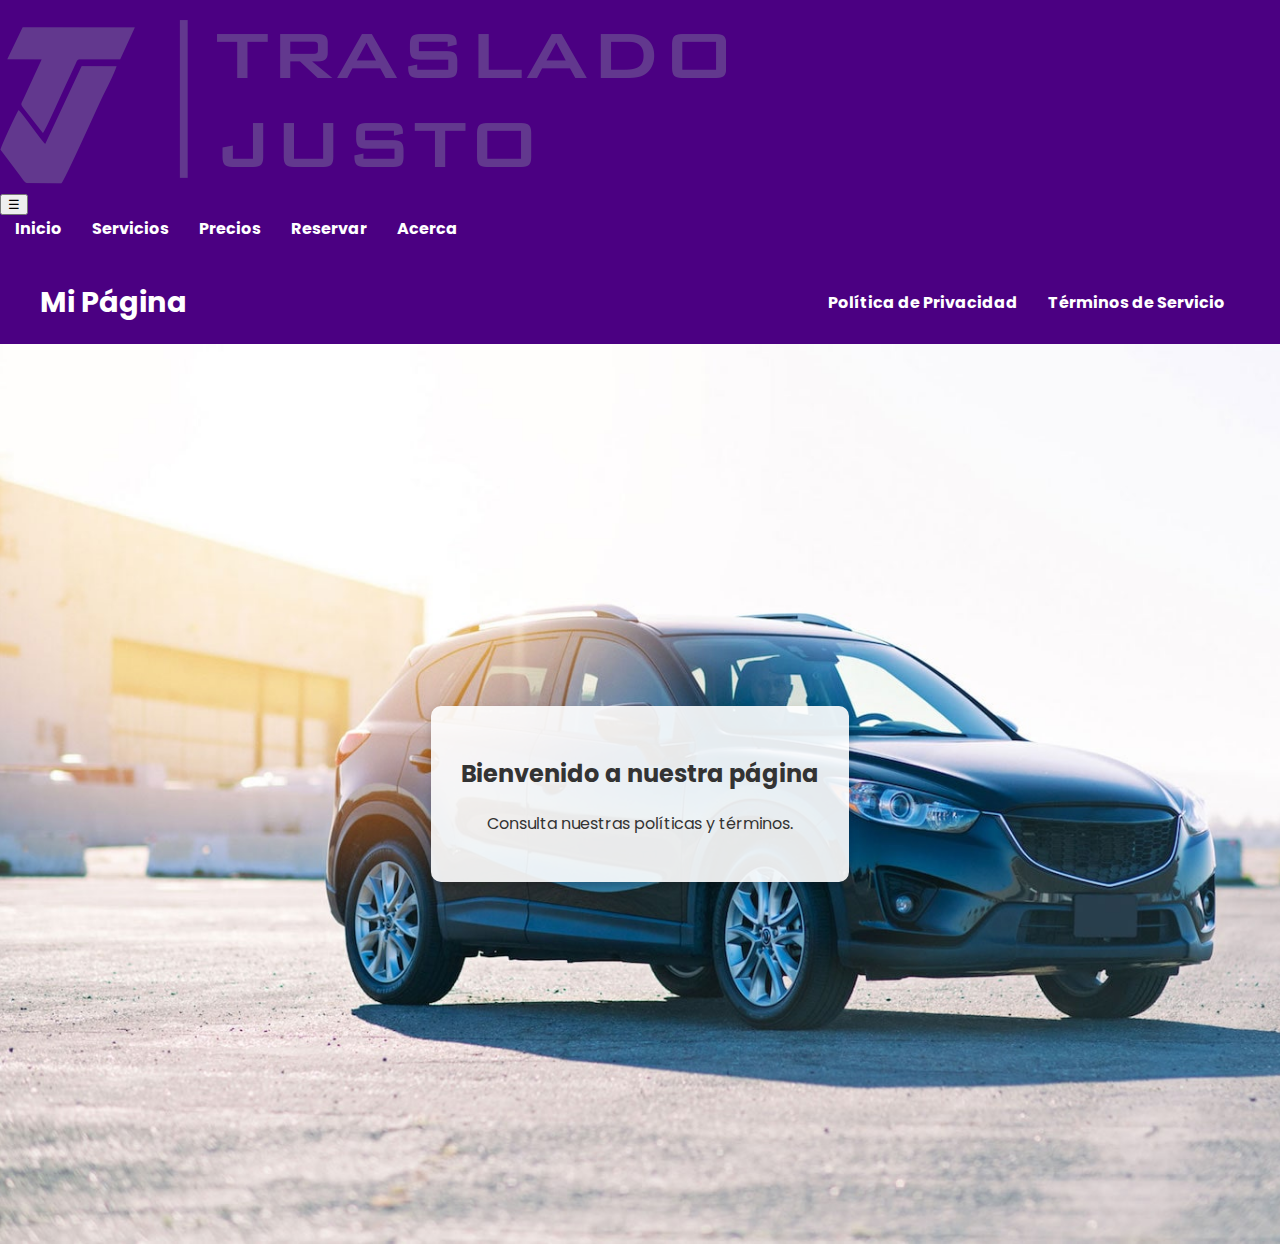
<file: Politicas y Terminos.html>
<!DOCTYPE html>
<html lang="en">
<head>
    <meta name="google-adsense-account" content="ca-pub-2938269480263869">
    <meta charset="UTF-8">
    <meta name="viewport" content="width=device-width, initial-scale=1.0">
        <link rel="icon" type="image/png" href="/favicon-96x96.png" sizes="96x96" />
<link rel="icon" type="image/svg+xml" href="estilos/img/favicon.svg" />
<link rel="shortcut icon" href="estilos/img/favicon.ico" />
<link rel="apple-touch-icon" sizes="180x180" href="estilos/img/apple-touch-icon.png" />
<meta name="apple-mobile-web-app-title" content="Traslado Justo" />
<link rel="manifest" href="estilos/img/site.webmanifest" />
    <title>Página con Pestañas Emergentes</title>
    <link href="https://fonts.googleapis.com/css2?family=Poppins:wght@300;400;700&display=swap" rel="stylesheet">
    <link rel="stylesheet" href="estilos/PyT.css">
</head>
<body>

    <header>
        <div class="logo-container">
            <img src="estilos/img/logo.png" alt="Logo de Traslado Justo" class="logo">
        </div>
        <nav class="menu-container">
            <button class="menu-toggle" onclick="toggleMenu()">☰</button>
            <ul class="menu">
                <li><a href="inicio.html" class="active">Inicio</a></li>
                <li><a href="servicios.html">Servicios</a></li>
                <li><a href="precios.html">Precios</a></li>
                <li><a href="contacto.html">Reservar</a></li>
                <li><a href="acerca.html">Acerca</a></li>
            </ul>
        </nav>
    </header>

    <!-- Header -->
    <header>
        <div class="container">
            <h1>Mi Página</h1>
            <nav>
                <ul>
                    <li><a href="#!" onclick="openTab('privacy')">Política de Privacidad</a></li>
                    <li><a href="#!" onclick="openTab('terms')">Términos de Servicio</a></li>
                </ul>
            </nav>
        </div>
    </header>

    <!-- Main Content -->
    <main>
        <section class="hero">
            <div class="hero-content">
                <h2>Bienvenido a nuestra página</h2>
                <p>Consulta nuestras políticas y términos.</p>
            </div>
        </section>
    </main>

    <!-- Tabs Overlay -->
    <div id="tabs-overlay" class="tabs-overlay">
        <div class="tab-content" id="privacy-tab">
            <span class="close-tab" onclick="closeTab()">&times;</span>
            <h2>Política de Privacidad</h2>
            <p>Esta es nuestra política de privacidad. Aquí detallamos cómo manejamos tus datos personales y garantizamos tu privacidad.</p>
        </div>
        <div class="tab-content" id="terms-tab">
            <span class="close-tab" onclick="closeTab()">&times;</span>
            <h2>Términos de Servicio</h2>
            <p>Estos son los términos de servicio bajo los cuales operamos. Por favor, léelos cuidadosamente antes de usar nuestros servicios.</p>
        </div>
    </div>

    <script>
        // Abre una pestaña específica
        function openTab(tabId) {
            document.getElementById('tabs-overlay').style.display = "flex";
            document.getElementById(`${tabId}-tab`).style.display = "block";
        }

        // Cierra todas las pestañas
        function closeTab() {
            document.getElementById('tabs-overlay').style.display = "none";
            const tabs = document.querySelectorAll('.tab-content');
            tabs.forEach(tab => tab.style.display = "none");
        }
    </script>
</body>
</html>
</file>
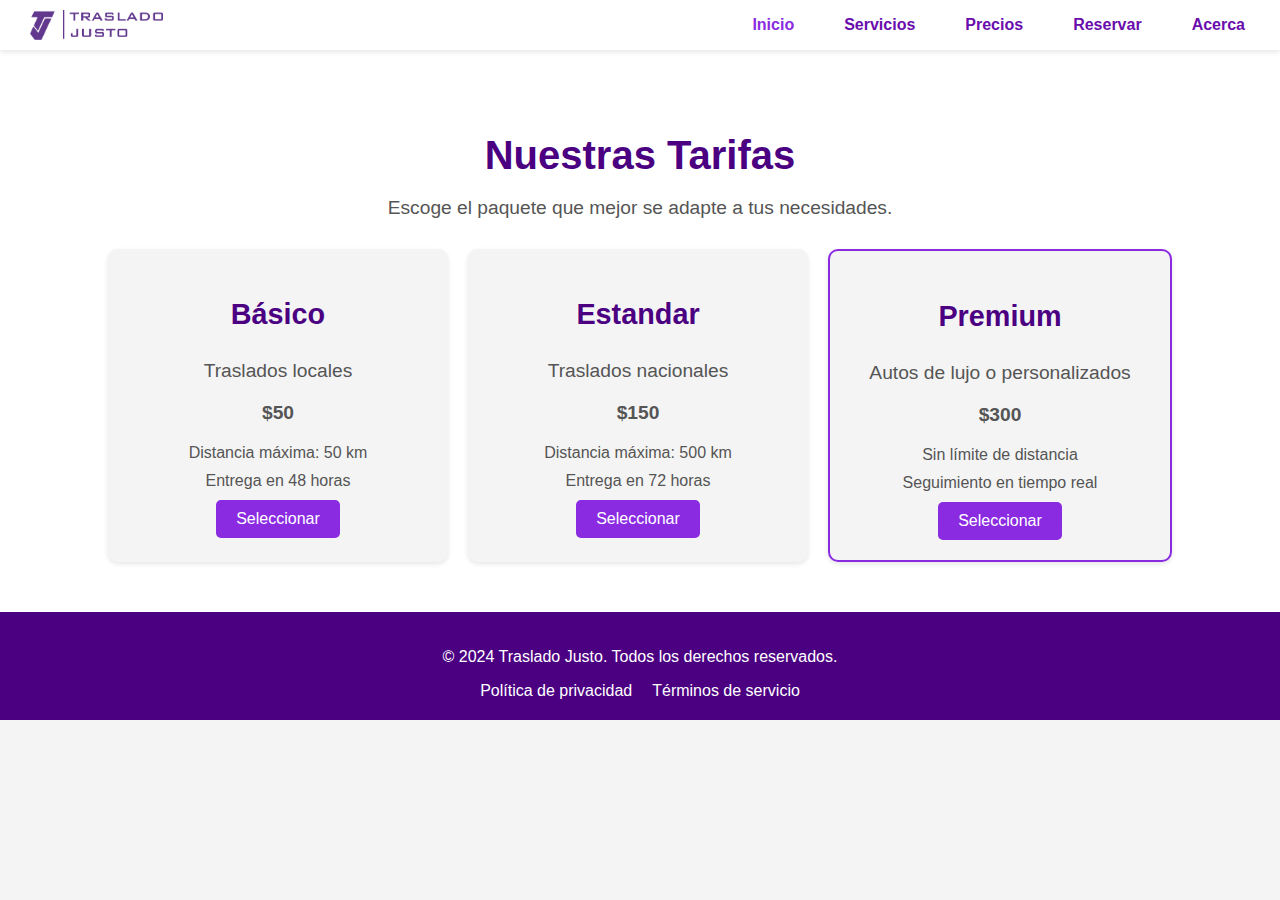
<file: precios.html>
<!DOCTYPE html>
<html lang="es">
<head>
    <meta name="google-adsense-account" content="ca-pub-2938269480263869">
    <meta charset="UTF-8">
    <meta name="viewport" content="width=device-width, initial-scale=1.0">
        <link rel="icon" type="image/png" href="/favicon-96x96.png" sizes="96x96" />
<link rel="icon" type="image/svg+xml" href="estilos/img/favicon.svg" />
<link rel="shortcut icon" href="estilos/img/favicon.ico" />
<link rel="apple-touch-icon" sizes="180x180" href="estilos/img/apple-touch-icon.png" />
<meta name="apple-mobile-web-app-title" content="Traslado Justo" />
<link rel="manifest" href="estilos/img/site.webmanifest" />
    <title>Precios - Traslado Justo</title>
    <link rel="stylesheet" href="estilos/precios.css">
</head>
<body>
    <header>
        <div class="logo-container">
            <img src="estilos/img/logo.png" alt="Logo de Traslado Justo" class="logo">
        </div>
        <nav class="menu-container">
            <button class="menu-toggle" onclick="toggleMenu()">☰</button>
            <ul class="menu">
                <li><a href="inicio.html" class="active">Inicio</a></li>
                <li><a href="servicios.html">Servicios</a></li>
                <li><a href="precios.html">Precios</a></li>
                <li><a href="contacto.html">Reservar</a></li>
                <li><a href="acerca.html">Acerca</a></li>
            </ul>
        </nav>
    </header>
    
    
    
    
    <main>
        <section id="pricing">
            <h2>Nuestras Tarifas</h2>
            <p>Escoge el paquete que mejor se adapte a tus necesidades.</p>
            <div class="pricing-table">
                <div class="pricing-plan">
                    <h3>Básico</h3>
                    <p>Traslados locales</p>
                    <p class="price">$50</p>
                    <ul>
                        <li>Distancia máxima: 50 km</li>
                        <li>Entrega en 48 horas</li>
                    </ul>
                    <button>Seleccionar</button>
                </div>
                <div class="pricing-plan">
                    <h3>Estandar</h3>
                    <p>Traslados nacionales</p>
                    <p class="price">$150</p>
                    <ul>
                        <li>Distancia máxima: 500 km</li>
                        <li>Entrega en 72 horas</li>
                    </ul>
                    <button>Seleccionar</button>
                </div>
                <div class="pricing-plan premium">
                    <h3>Premium</h3>
                    <p>Autos de lujo o personalizados</p>
                    <p class="price">$300</p>
                    <ul>
                        <li>Sin límite de distancia</li>
                        <li>Seguimiento en tiempo real</li>
                    </ul>
                    <button>Seleccionar</button>
                </div>
            </div>
        </section>
    </main>
    <footer>
        <div class="container">
            <p>© 2024 Traslado Justo. Todos los derechos reservados.</p>
            <nav>
                <ul>
                    <li><a href="#">Política de privacidad</a></li>
                    <li><a href="#">Términos de servicio</a></li>
                </ul>
            </nav>
        </div>
    </footer>
</body>
<script>
    function toggleMenu() {
        const menu = document.querySelector('.menu');
        menu.classList.toggle('active');
    }
</script>
</body>
</html>
</file>
<file: estilos/acerca.css>
/* General */
body {
    font-family: 'Poppins', sans-serif;
    margin: 0;
    padding: 0;
    background-color: #F4F4F4;
    color: #333;
}

/* Header */
header {
    background-color: #4B0082;
    color: #FFFFFF;
    padding: 20px 0;
}

header .container {
    display: flex;
    justify-content: space-between;
    align-items: center;
    max-width: 1200px;
    margin: 0 auto;
    padding: 0 20px;
}

header h1 {
    font-size: 1.8em;
    margin: 0;
}

header nav ul {
    list-style: none;
    display: flex;
    margin: 0;
    padding: 0;
}

header nav ul li {
    margin: 0 15px;
}

header nav ul li a {
    text-decoration: none;
    color: #FFFFFF;
    font-weight: bold;
    transition: color 0.3s;
}

header nav ul li a.active {
    color: #8A2BE2;
}

header nav ul li a:hover {
    color: #8A2BE2;
}

/* About Section */
#about {
    text-align: center;
    padding: 50px 20px;
    background-color: #FFFFFF;
}

#about h2 {
    font-size: 2.5em;
    color: #4B0082;
    margin-bottom: 20px;
}

#about p {
    font-size: 1.2em;
    color: #555;
    max-width: 800px;
    margin: 0 auto;
}

/* Mission Section */
#mission {
    display: flex;
    justify-content: space-around;
    flex-wrap: wrap;
    gap: 20px;
    padding: 50px 20px;
    background-color: #F4F4F4;
}

.mission-item {
    background-color: #FFFFFF;
    border-radius: 10px;
    box-shadow: 0 2px 5px rgba(0, 0, 0, 0.1);
    padding: 20px;
    width: 300px;
    text-align: center;
}

.mission-item h3 {
    font-size: 1.8em;
    color: #8A2BE2;
    margin-bottom: 10px;
}

.mission-item p {
    font-size: 1em;
    color: #555;
}

/* Footer */
footer {
    background-color: #4B0082;
    color: #FFFFFF;
    padding: 20px 0;
    text-align: center;
}

footer nav ul {
    list-style: none;
    display: flex;
    justify-content: center;
    padding: 0;
    margin: 0;
}

footer nav ul li {
    margin: 0 10px;
}

footer nav ul li a {
    color: #FFFFFF;
    text-decoration: none;
    transition: color 0.3s;
}

footer nav ul li a:hover {
    color: #8A2BE2;
}

/* Barra de navegación */
header {
    display: flex;
    align-items: center;
    justify-content: space-between;
    height: 50px;
    background-color: #fff;
    padding: 0 20px;
    box-shadow: 0 2px 5px rgba(0, 0, 0, 0.1);
    position: relative;
}

/* Logo */
.logo-container {
    display: flex;
    align-items: center;
    margin-left: 10px;
}

.logo {
    height: 30px;
    width: auto;
    object-fit: contain;
}

/* Menú de navegación */
.menu {
    list-style: none;
    display: flex;
    gap: 20px;
}

.menu li a {
    text-decoration: none;
    color: #6a0dad;
    font-size: 16px;
    font-weight: bold;
}

/* Botón del menú (desplegable) */
.menu-toggle {
    display: none; /* Ocultar el botón en modo PC */
}

/* Estilo del menú desplegable en modo móvil */
@media (max-width: 768px) {
    .menu {
        display: none; /* Ocultar el menú por defecto */
        flex-direction: column;
        position: absolute;
        top: 50px;
        right: 20px;
        background-color: #fff;
        padding: 10px;
        box-shadow: 0 2px 5px rgba(0, 0, 0, 0.1);
        z-index: 10;
    }

    .menu.active {
        display: flex; /* Mostrar el menú cuando tenga la clase 'active' */
    }

    .menu li {
        margin: 10px 0; /* Espaciado vertical entre las opciones */
    }

    .menu-toggle {
        display: block; /* Mostrar el botón en modo móvil */
        font-size: 24px;
        background: none;
        border: none;
        cursor: pointer;
        color: #6a0dad;
    }
}
</file>
<file: estilos/inicio.css>
/* ===================== ESTILOS GENERALES ===================== */

body {

    font-family: 'Poppins', sans-serif;

    margin: 0;

    padding: 0;

    background-color: #F4F4F4;

    color: #333;

    overflow-x: hidden;

    overflow-y: scroll;

    box-sizing: border-box;

}



*, *:before, *:after {

    box-sizing: inherit;

}



/* ===================== BARRA DE NAVEGACIÓN ===================== */

header {

    background-color: #FFFFFF;

    padding: 1px 0;

    box-shadow: 0 2px 10px rgba(0, 0, 0, 0.1);

    display: flex;

    align-items: center;

    justify-content: space-between;

    height: 48px;

    position: relative;

    width: 100%;

}



.logo-container {

    display: flex;

    align-items: center;

    margin-left: 30px;

}



.logo-link {

    display: block;

    text-decoration: none;

    border: none;

    outline: none;

}



.logo-link:focus {

    outline: none;

}



.logo {

    height: 30px;

    object-fit: contain;

}



.menu {

    list-style: none;

    display: flex;

    gap: 50px;

    margin-right: 35px;

    padding: 0;

}



.menu li a {

    text-decoration: none;

    color: #6a0dad;

    font-size: 16px;

    font-weight: bold;

    transition: color 0.3s ease;

}



.menu li a:hover {

    color: #4a148c;

}



/* ===================== MENÚ MÓVIL TRANSPARENTE ===================== */

.menu-toggle {

    display: none;

    position: absolute;

    top: 50%;

    right: 15px;

    transform: translateY(-50%);

    background: transparent;

    color: #6a0dad;

    border: none;

    padding: 0;

    font-size: 24px;

    cursor: pointer;

    z-index: 1001;

    width: 30px;

    height: 30px;

}



.overlay {

    display: none;

    position: fixed;

    top: 0;

    left: 0;

    width: 100%;

    height: 100%;

    background: rgba(0, 0, 0, 0.15);

    backdrop-filter: blur(2px);

    z-index: 999;

}



@media (max-width: 768px) {

    .logo-container {

        margin-left: 15px;

    }



    .menu {

        position: fixed;

        top: 48px !important;

        right: -70%;

        width: 70%;

        max-width: 300px;

        height: calc(100vh - 48px);

        background: transparent !important;

        flex-direction: column;

        padding: 20px 0;

        margin: 0;

        z-index: 1000;

        transition: right 0.3s cubic-bezier(0.4, 0, 0.2, 1);

    }



    .menu.active {

        right: 0;

    }



    .menu-toggle {

        display: flex;

        align-items: center;

        justify-content: center;

        right: 10px;

        font-size: 28px;

    }



    .menu li {

        margin: 12px 0;

    }



    .menu li a {

        width: 90%;

        margin: 0 auto;

        padding: 12px 15px;

        display: block;

        text-align: left;

        color: #6a0dad;

        text-shadow: 0 1px 3px rgba(0, 0, 0, 0.1);

        transition: all 0.2s ease;

    }



    .menu li a:hover {

        transform: translateX(8px);

        text-shadow: 0 2px 5px rgba(0, 0, 0, 0.2);

    }



    .overlay.active {

        display: block;

    }

}



@media (min-width: 769px) {

    .menu-toggle {

        display: none !important;

    }



    .overlay {

        display: none !important;

    }

}



/* ===================== SECCIÓN HERO ===================== */

.hero {

    position: relative;

    width: 100%;

    height: 100vh;

    background: url('img/mi-auto.png') no-repeat center center/cover;

    display: flex;

    align-items: center;

    justify-content: flex-start;

    padding: 0 30px;

}



.hero-content {

    background-color: rgba(255, 255, 255, 0.7);

    padding: 30px;

    border-radius: 10px;

    max-width: 500px;

    box-shadow: 0 4px 10px rgba(0, 0, 0, 0.2);

}



.highlight {

    font-size: 1.2em;

    font-weight: bold;

    color: #4B0082;

    margin-bottom: 10px;

}



.hero-title {

    font-size: 2.5em;

    font-weight: bold;

    color: #4B0082;

    line-height: 1.2;

    margin-bottom: 20px;

}



.hero-subtitle {

    font-size: 1em;

    color: #333;

    line-height: 1.5;

    margin-bottom: 20px;

}



.cta-button {

    display: inline-block;

    background-color: #4B0082;

    color: #FFFFFF;

    padding: 12px 25px;

    text-decoration: none;

    font-weight: bold;

    border-radius: 5px;

    transition: background-color 0.3s ease;

}



.cta-button:hover {

    background-color: #8A2BE2;

}



/* ===================== SECCIÓN ADMINISTRADORES ACTUALIZADA ===================== */

#features {

    padding: 50px 20px;

    background-color: #EFEFEF;

    text-align: center;

    color: #333;

}



#features h2 {

    font-size: 2em;

    margin-bottom: 40px;

    color: #4B0082;

}



.features-container {

    display: flex;

    flex-wrap: wrap;

    justify-content: center;

    gap: 20px;

}



.feature {

    background-color: #FFFFFF;

    border-radius: 10px;

    box-shadow: 0 5px 15px rgba(0, 0, 0, 0.1);

    width: 300px;

    transition: transform 0.3s, box-shadow 0.3s;

    position: relative;

    overflow: hidden;

    padding: 0;

}



.feature:hover {

    transform: translateY(-10px);

    box-shadow: 0 10px 25px rgba(0, 0, 0, 0.2);

}



.admin-portrait {

    height: 180px;

    overflow: hidden;

    border-radius: 10px 10px 0 0;

}



.admin-portrait img {

    width: 100%;

    height: 100%;

    object-fit: cover;

    transition: transform 0.3s ease;

}



.feature:hover .admin-portrait img {

    transform: scale(1.05);

}



.admin-details {

    padding: 15px;

    background: white;

}



.admin-details p {

    margin: 8px 0;

    font-size: 0.9em;

    line-height: 1.4;

    color: #666;

}



.feature h3 {

    font-size: 1.2em;

    margin-bottom: 10px;

    padding: 0 15px;

}



/* ===================== FOOTER ===================== */

footer {

    background-color: #4B0082;

    color: #FFFFFF;

    padding: 15px 0;

    text-align: center;

}



footer nav ul {

    list-style: none;

    display: flex;

    justify-content: center;

    padding: 0;

    margin: 0;

}



footer nav ul li {

    margin: 0 5px;

}



footer nav ul li a {

    color: #FFFFFF;

    text-decoration: none;

    font-size: 14px;

    transition: color 0.3s;

}



footer nav ul li a:hover {

    color: #8A2BE2;

}



/* ===================== MEDIA QUERIES ===================== */

@media (max-width: 768px) {

    .hero {

        padding: 0 15px;

        justify-content: center;

    }



    .hero-content {

        width: 100%;

        max-width: 100%;

        margin: 0;

        padding: 20px;

    }



    .features-container {

        padding: 0 15px;

    }



    .feature {

        width: 100%;

    }



    .admin-portrait {

        height: 200px;

    }

}



/* Sección de creadores oculta */

#testimonials {

    display: none;

        }
</file>
<file: estilos/PyT.css>
/* General */
body {
    font-family: 'Poppins', sans-serif;
    margin: 0;
    padding: 0;
    background-color: #F4F4F4;
    color: #333;
    overflow-x: hidden;
}

/* Header */
header {
    background-color: #4B0082;
    color: #FFFFFF;
    padding: 20px 0;
}

header .container {
    display: flex;
    justify-content: space-between;
    align-items: center;
    max-width: 1200px;
    margin: 0 auto;
    padding: 0 20px;
}

header h1 {
    font-size: 1.8em;
    margin: 0;
}

header nav ul {
    list-style: none;
    display: flex;
    margin: 0;
    padding: 0;
}

header nav ul li {
    margin: 0 15px;
}

header nav ul li a {
    text-decoration: none;
    color: #FFFFFF;
    font-weight: bold;
    transition: color 0.3s;
}

header nav ul li a:hover {
    color: #8A2BE2;
}

/* Hero Section */
.hero {
    position: relative;
    width: 100%;
    height: 100vh;
    background: url('img/mi-auto.png') no-repeat center center/cover;
    display: flex;
    align-items: center;
    justify-content: center;
}

.hero-content {
    background-color: rgba(255, 255, 255, 0.9);
    padding: 30px;
    border-radius: 10px;
    text-align: center;
    max-width: 500px;
    box-shadow: 0 4px 10px rgba(0, 0, 0, 0.2);
}

/* Tabs Overlay */
.tabs-overlay {
    display: none;
    position: fixed;
    top: 0;
    left: 0;
    width: 100%;
    height: 100%;
    background-color: rgba(0, 0, 0, 0.7);
    justify-content: center;
    align-items: center;
    z-index: 1000;
}

.tab-content {
    background: #FFFFFF;
    border-radius: 10px;
    padding: 20px 30px;
    max-width: 600px;
    width: 90%;
    text-align: center;
    box-shadow: 0 5px 20px rgba(0, 0, 0, 0.3);
    position: relative;
    display: none;
}

.tab-content h2 {
    color: #4B0082;
    font-size: 1.8em;
    margin-bottom: 15px;
}

.tab-content p {
    color: #333;
    font-size: 1em;
    line-height: 1.5;
}

/* Close Button */
.close-tab {
    position: absolute;
    top: 15px;
    right: 15px;
    font-size: 1.5em;
    color: #333;
    cursor: pointer;
    transition: color 0.3s;
}

.close-tab:hover {
    color: #4B0082;
}

/* Responsive */
@media (max-width: 768px) {
    header .container {
        padding: 0 10px;
    }

    .hero {
        height: 80vh;
    }

    .hero-content {
        padding: 20px;
    }

    .tab-content {
        max-width: 90%;
    }
}
</file>
<file: estilos/precios.css>
/* General */
body {
    font-family: 'Poppins', sans-serif;
    margin: 0;
    padding: 0;
    background-color: #F4F4F4;
    color: #333;
}

/* Header */
header {
    background-color: #4B0082;
    color: #FFFFFF;
    padding: 20px 0;
}

header .container {
    display: flex;
    justify-content: space-between;
    align-items: center;
    max-width: 1200px;
    margin: 0 auto;
    padding: 0 20px;
}

header h1 {
    font-size: 1.8em;
    margin: 0;
}

header nav ul {
    list-style: none;
    display: flex;
    margin: 0;
    padding: 0;
}

header nav ul li {
    margin: 0 15px;
}

header nav ul li a {
    text-decoration: none;
    color: #FFFFFF;
    font-weight: bold;
    transition: color 0.3s;
}

header nav ul li a.active {
    color: #8A2BE2;
}

header nav ul li a:hover {
    color: #8A2BE2;
}

/* Pricing Section */
#pricing {
    text-align: center;
    padding: 50px 20px;
    background-color: #FFFFFF;
}

#pricing h2 {
    font-size: 2.5em;
    color: #4B0082;
    margin-bottom: 10px;
}

#pricing p {
    font-size: 1.2em;
    color: #555;
}

.pricing-table {
    display: flex;
    justify-content: center;
    gap: 20px;
    flex-wrap: wrap;
    margin-top: 30px;
}

.pricing-plan {
    background-color: #F4F4F4;
    border-radius: 10px;
    box-shadow: 0 2px 5px rgba(0, 0, 0, 0.1);
    padding: 20px;
    width: 300px;
    text-align: center;
    transition: transform 0.3s;
}

.pricing-plan:hover {
    transform: translateY(-10px);
}

.pricing-plan.premium {
    border: 2px solid #8A2BE2;
}

.pricing-plan h3 {
    font-size: 1.8em;
    color: #4B0082;
}

.pricing-plan .price {
    font-size: 2em;
    font-weight: bold;
    color: #8A2BE2;
    margin: 20px 0;
}

.pricing-plan ul {
    list-style: none;
    padding: 0;
    margin: 0;
    color: #555;
    font-size: 1em;
}

.pricing-plan ul li {
    margin: 10px 0;
}

.pricing-plan button {
    background-color: #8A2BE2;
    color: #FFFFFF;
    border: none;
    border-radius: 5px;
    padding: 10px 20px;
    cursor: pointer;
    font-size: 1em;
    transition: background-color 0.3s;
}

.pricing-plan button:hover {
    background-color: #4B0082;
}

/* Footer */
footer {
    background-color: #4B0082;
    color: #FFFFFF;
    padding: 20px 0;
    text-align: center;
}

footer nav ul {
    list-style: none;
    display: flex;
    justify-content: center;
    padding: 0;
    margin: 0;
}

footer nav ul li {
    margin: 0 10px;
}

footer nav ul li a {
    color: #FFFFFF;
    text-decoration: none;
    transition: color 0.3s;
}

footer nav ul li a:hover {
    color: #8A2BE2;
}

/* Barra de navegación */
header {
    display: flex;
    align-items: center;
    justify-content: space-between;
    height: 50px;
    background-color: #fff;
    padding: 0 20px;
    box-shadow: 0 2px 5px rgba(0, 0, 0, 0.1);
    position: relative;
}

/* Logo */
.logo-container {
    display: flex;
    align-items: center;
    margin-left: 10px;
}

.logo {
    height: 30px;
    width: auto;
    object-fit: contain;
}

/* Menú de navegación */
.menu {
    list-style: none;
    display: flex;
    gap: 20px;
}

.menu li a {
    text-decoration: none;
    color: #6a0dad;
    font-size: 16px;
    font-weight: bold;
}

/* Botón del menú (desplegable) */
.menu-toggle {
    display: none; /* Ocultar el botón en modo PC */
}

/* Estilo del menú desplegable en modo móvil */
@media (max-width: 768px) {
    .menu {
        display: none; /* Ocultar el menú por defecto */
        flex-direction: column;
        position: absolute;
        top: 50px;
        right: 20px;
        background-color: #fff;
        padding: 10px;
        box-shadow: 0 2px 5px rgba(0, 0, 0, 0.1);
        z-index: 10;
    }

    .menu.active {
        display: flex; /* Mostrar el menú cuando tenga la clase 'active' */
    }

    .menu li {
        margin: 10px 0; /* Espaciado vertical entre las opciones */
    }

    .menu-toggle {
        display: block; /* Mostrar el botón en modo móvil */
        font-size: 24px;
        background: none;
        border: none;
        cursor: pointer;
        color: #6a0dad;
    }
}
</file>
<file: estilos/admin-styles.css>
/* estilos/mobile-card.css */

/* Reset y fuente */
* {
  margin: 0;
  padding: 0;
  box-sizing: border-box;
  font-family: 'Poppins', sans-serif;
}

/* Cuerpo centrado */
body {
  margin: 0;
  padding: 0;
  display: flex;
  justify-content: center;
  align-items: center;
  height: 100vh;
  background-color: #F4F4F4;
}

/* Tarjeta */
.card {
  background: #FFFFFF;
  border-radius: 12px;
  box-shadow: 0 4px 20px rgba(0, 0, 0, 0.1);
  width: 90vw;
  max-width: 360px;
  padding: 20px;
  text-align: center;
}

/* Imagen de perfil */
.card img {
  width: 100px;
  height: 100px;
  object-fit: cover;
  border-radius: 50%;
  margin: 0 auto 15px;
}

/* Nombre */
.card h1 {
  font-size: 1.5rem;
  margin: 10px 0 5px;
  color: #4B0082;
}

/* Rol */
.card .role {
  font-size: 1rem;
  color: #6a1b9a;
  margin-bottom: 10px;
}

/* Teléfono */
.card .phone {
  font-size: 1rem;
  font-weight: bold;
  color: #333;
  margin-bottom: 15px;
}

/* Detalles del vehículo */
.card .vehicle-details p {
  font-size: 0.95rem;
  color: #333;
  margin: 5px 0;
}

.card .vehicle-details p strong {
  color: #6a0dad;
}
</file>
